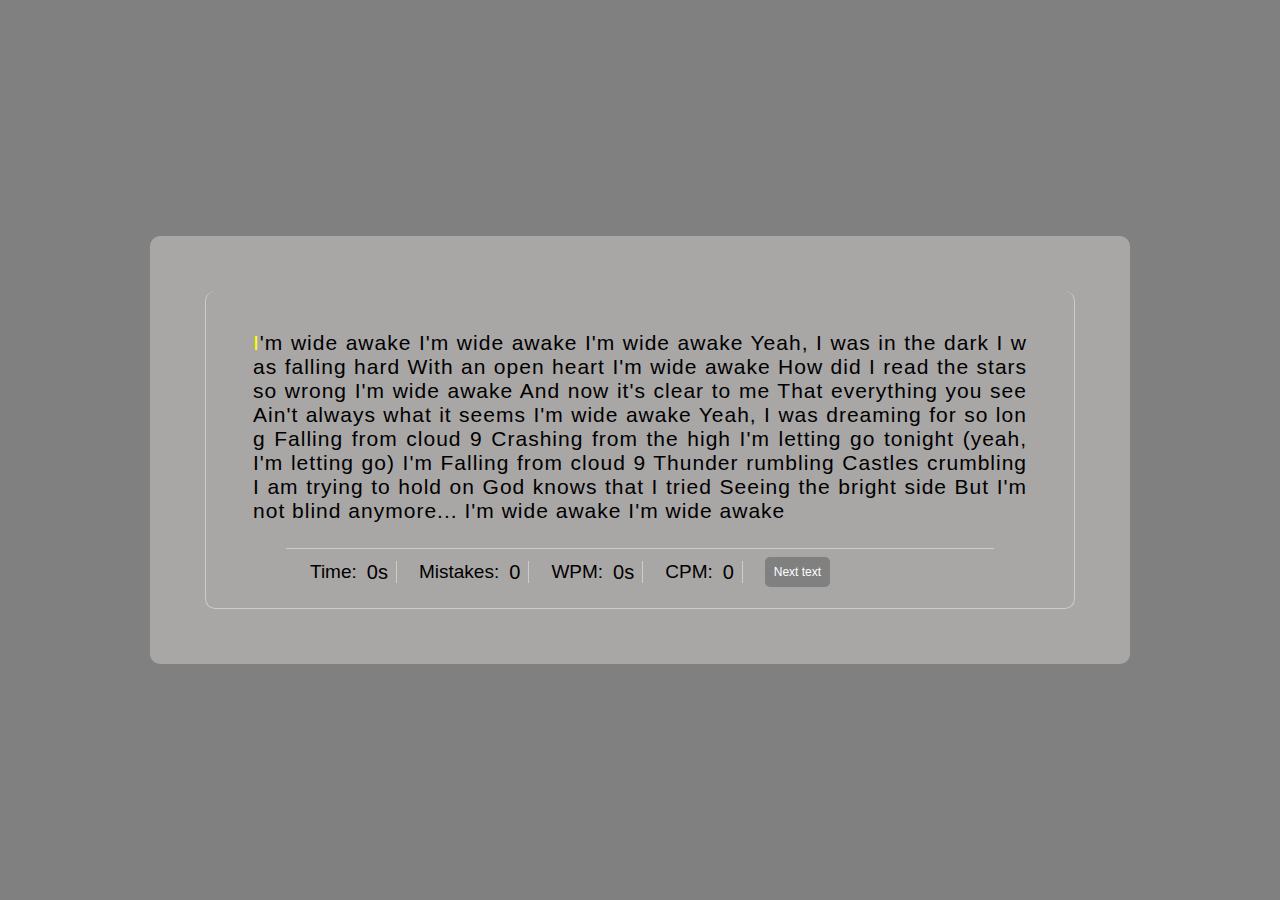
<file: BRAN NEO HALIM ENGLISH GAME/index.html>
<!DOCTYPE html>
<html lang="en">

<head>
    <meta charset="UTF-8">
    <meta name="viewport" content="width=device-width, initial-scale=1.0">
    <link rel="stylesheet" href="./style.css">
    <title>TYPE SPEED GAME</title>
</head>

<body>
    <div class="wrapper">
        <input type="text" class="input-field">
        <div class="content-box">
            <div class="typing-text">
                <p></p>
            </div>
            <div class="content">
                <ul class="result-details">
                    <li class="time">
                        <p>Time:</p>
                        <span><b>0</b>s</span>
                    </li>
                    <li class="mistake">
                        <p>Mistakes:</p>
                        <span>0</span>
                    </li>
                    <li class="wpm">
                        <p>WPM:</p>
                        <span><b>0</b>s</span>
                    </li>
                    <li class="cpm">
                        <p>CPM:</p>
                        <span>0</span>
                    </li>
                    <li>
                        <button>Next text</button>
                    </li>
                </ul>
            </div>
        </div>
    </div>
    <script src="./folderParagraph/paragraphs.js"></script>
    <script src="./folderParagraph/script.js"></script>
</body>

</html>
</file>
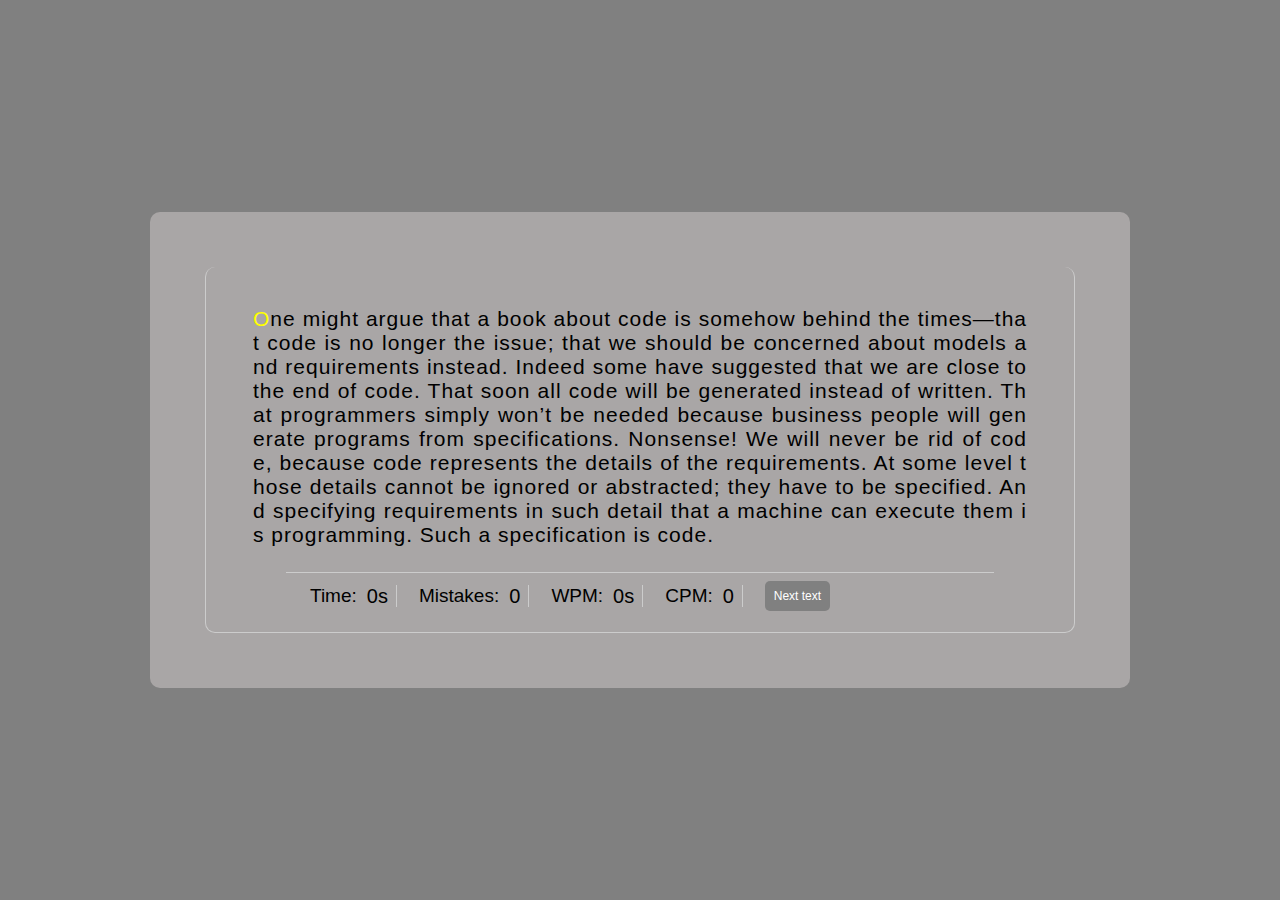
<file: BRAN NEO HALIM ENGLISH GAME/instant.html>
<!DOCTYPE html>
<html lang="en">

<head>
    <meta charset="UTF-8">
    <meta name="viewport" content="width=device-width, initial-scale=1.0">
    <link rel="stylesheet" href="./style.css">
    <title>INSTANT DEATH MODE</title>
</head>

<body>
    <div class="wrapper">
        <input type="text" class="input-field">
        <div class="content-box">
            <div class="typing-text">
                <p></p>
            </div>
            <div class="content">
                <ul class="result-details">
                    <li class="time">
                        <p>Time:</p>
                        <span><b>0</b>s</span>
                    </li>
                    <li class="mistake">
                        <p>Mistakes:</p>
                        <span>0</span>
                    </li>
                    <li class="wpm">
                        <p>WPM:</p>
                        <span><b>0</b>s</span>
                    </li>
                    <li class="cpm">
                        <p>CPM:</p>
                        <span>0</span>
                    </li>
                    <li>
                        <button>Next text</button>
                    </li>
                </ul>
            </div>
        </div>
    </div>
    <script src="./folderParagraph/paragraphs.js"></script>
    <script src="./folderParagraph/death.js"></script>
</body>

</html>
</file>
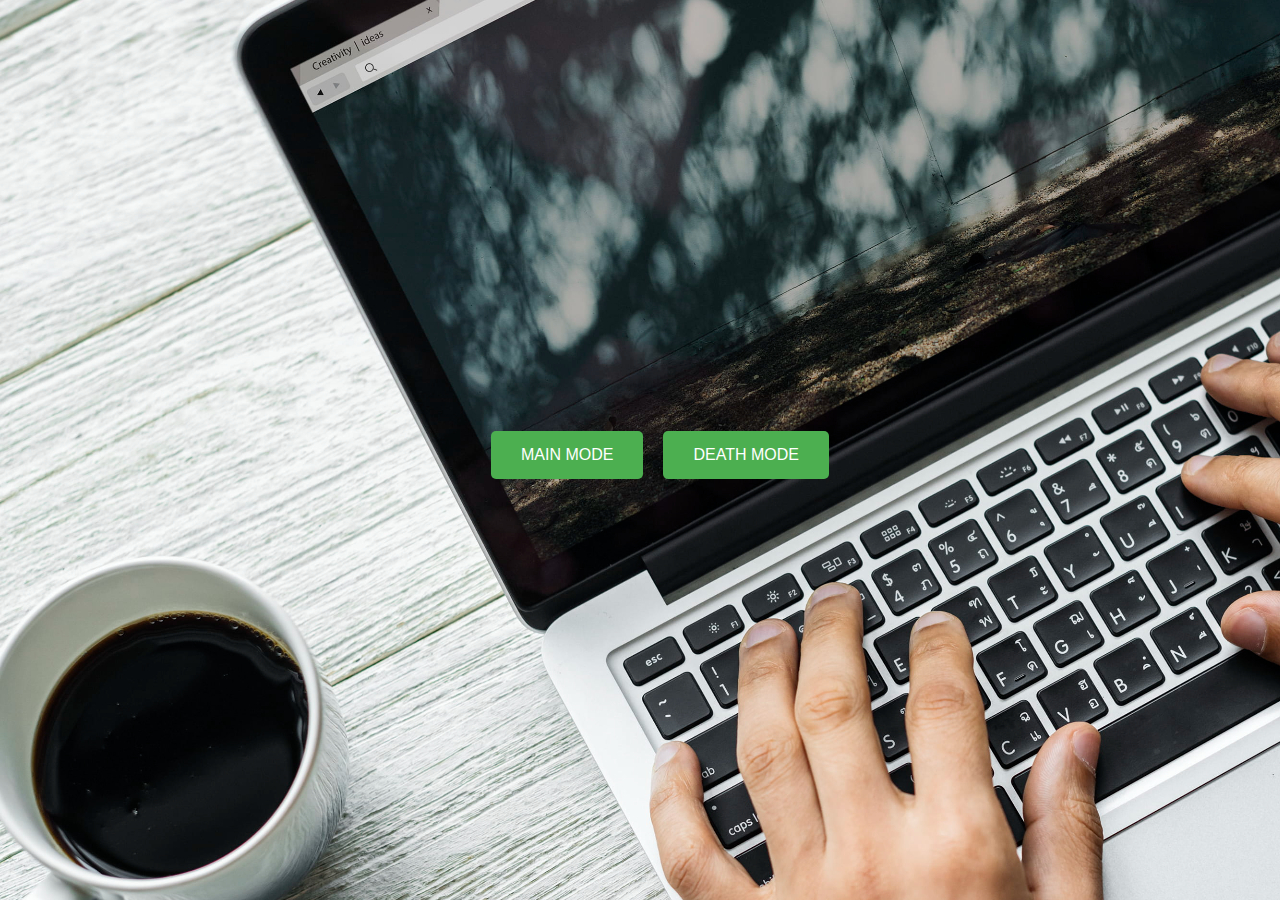
<file: BRAN NEO HALIM ENGLISH GAME/page.html>
<!DOCTYPE html>
<html lang="en">

<head>
    <meta charset="UTF-8">
    <meta name="viewport" content="width=device-width, initial-scale=1.0">
    <title>MAIN PAGEt</title>
    <style>
        * {
            margin: 0;
        }
        body {
            display: flex;
            align-items: center;
            justify-content: center;
            min-height: 100vh;
            background-image: url(./wallpaperflare.com_wallpaper.jpg);
        }

        header {
            padding: 20px; 
            display: flex; 
            align-items: center;
            justify-content: space-between; 
            height: 150px; 
          }

        .game-btn .content{
            display: flex;
            margin: 15px -67px;
            padding: 10px 20px 0;
            align-items: center;
            justify-content: space-between;
        }

        button {
            padding: 15px 30px;
            margin : 10px;
            font-size: 16px;
            background-color: #4CAF50;
            color: white;
            border: none;
            border-radius: 5px;
            cursor: pointer;
        }

        .main-btn button:hover{
          background-color: yellow;
          color: black;
        }

        .death-btn button:hover{
            background-color: red;
          }
    </style>
</head>

<body>
    <header>

    </header>
    <div class="game-btn">
        <div class="content">
            <a class="main-btn" href="./index.html">
                <button>MAIN MODE</button>
            </a>
            <a class="death-btn" href="./instant.html"> 
                <button>DEATH MODE</button>
            </a>
        </div>
    </div>
</body>

</html>
</file>
<file: BRAN NEO HALIM ENGLISH GAME/style.css>
*{
    margin: 0;
    padding: 0;
    font-family: 'Poppins', sans-serif;
}

body{
    display: flex;
    align-items: center;
    justify-content: center;
    min-height: 100vh;
    background: grey;
}

.wrapper{
    width: 870px;
    padding: 55px;
    background: rgb(169, 166, 166);
    border-radius: 10px;
}

.wrapper .input-field{
    z-index: -999;
    opacity: 0;
    position: absolute;
}

.wrapper .content-box{
    padding: 40px 47px 0;
    border-radius: 10px;
    border: 1px solid #ccc;
    border-top: 20px;
}

.content-box .typing-text{
    max-height: 255px;
    overflow-y: auto;
}

.typing-text::-webkit-scrollbar{
    width: 0;
}

.typing-text p{
    font-size: 21px;
    text-align: justify;
    letter-spacing: 1px;
    word-break: break-all;
}

.typing-text p span{
    position: relative;
}

.typing-text p span.correct{
    color: rgb(255, 204, 0);
}

.typing-text p span.incorrect{
    color: red;
    background: #ffc0cb;
    outline: 1px solid #fff;
    border-radius: 4px;
}

.typing-text p span.active{
    color: yellow;
}

.typing-text p span.active::before{
    content: "";
    position: absolute;
    left: 0;
    bottom: 0;
    height: 2px;
    width: 100%;
    opacity: 0;
    background:yellow;
    animation: blink 1s ease-in-out infinite;
}

@keyframes blink{
    50%{
        opacity: 1;
    }
}

.content-box .content{
    display: flex;
    margin: 25px 33px;
    padding: 12px 24px 0;
    align-items: center;
    border-top: 1px solid #ccc;
    justify-content: space-between;
}

.content button{
    border: none;
    outline: none;
    width: 65px;
    padding: 8px 0;
    color: #fff;
    cursor: pointer;
    font-size: 12px;
    border-radius:5px;
    background: grey;
    transition: transform 0.3s ease;
}

.content button:active{
    transform: scale(0.97);
}

.content .result-details{
    display: flex;
    width: calc(100% - 140px);
    justify-content: space-between;
}

.content .result-details .next-btn{
    display: flex;
    width: calc(100% - 120px);
    justify-content: center;
}

.result-details li{
    height: 22px;
    display: flex;
    list-style: none;
    align-items: center;
}

.result-details li:not(:first-child){
    padding-left: 22px;
    border-left: 1px solid #ccc;
}

.result-details li p{
    font-size: 19px;
}

.result-details li span{
    display: block;
    font-size: 20px;
    margin-left: 10px;
}

.result-details li:not(:first-child) span{
    font-weight: 500;
}

.result-details li b{
    font-weight: 500;
}
</file>
